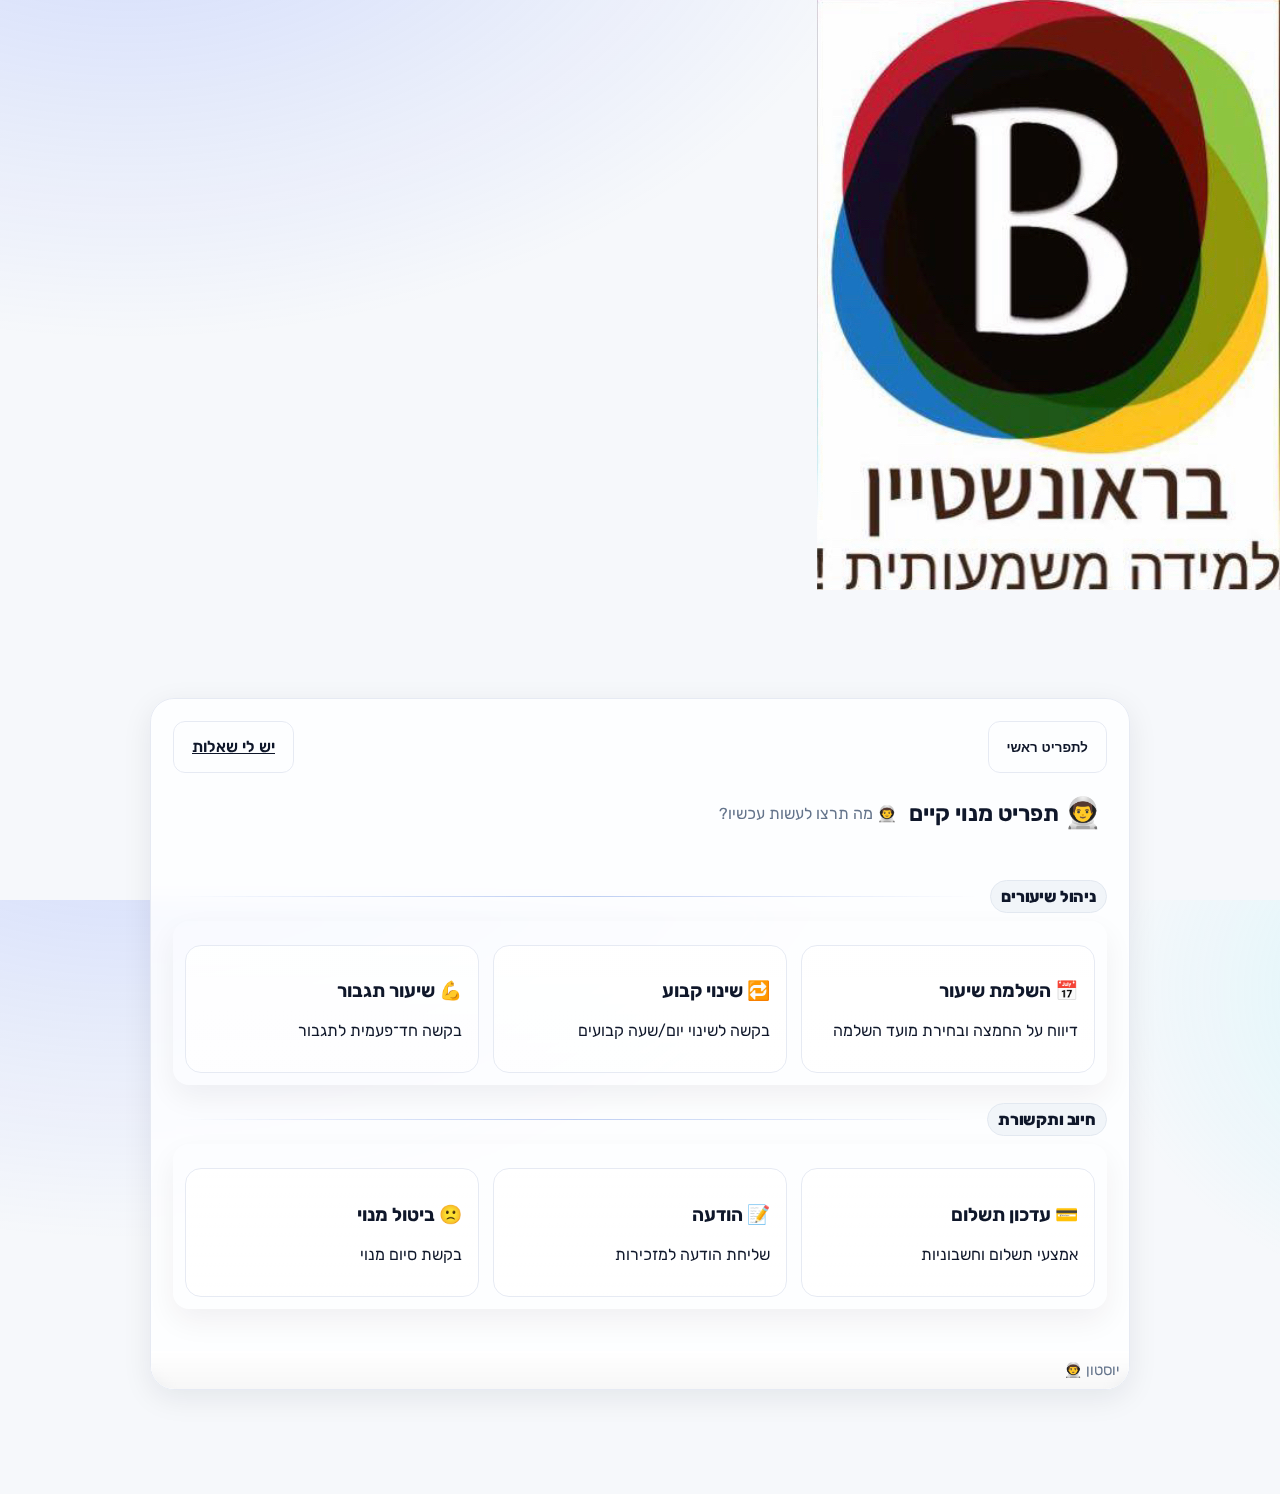
<file: public/branches/branch3/index.html>
<!-- /public/branches/branch3/index.html
     תפריט מנוי קיים – שתי מחלקות מופרדות היטב + Recent + Prefetch -->
<!DOCTYPE html>
<html lang="he" dir="rtl">
<head>
  <meta charset="UTF-8" />
  <meta name="viewport" content="width=device-width, initial-scale=1, viewport-fit=cover" />
  <title>יוסטון 👨‍🚀 – תפריט מנוי קיים</title>
  <meta name="theme-color" content="#5b7cfa" />

  <!-- פונט ועיצוב גלובלי -->
  <link rel="preconnect" href="https://fonts.googleapis.com" />
  <link rel="preconnect" href="https://fonts.gstatic.com" crossorigin />
  <link href="https://fonts.googleapis.com/css2?family=Rubik:wght@400;600;800&display=swap" rel="stylesheet" />
  <link rel="stylesheet" href="../../styles.light.css?v=4.1" />

  <!-- Prefetch למסכים הפנימיים -->
  <link rel="prefetch" href="./makeup.html?v=page1" as="document" />
  <link rel="prefetch" href="./reschedule.html" as="document" />
  <link rel="prefetch" href="./billing.html" as="document" />
  <link rel="prefetch" href="./message.html" as="document" />
  <link rel="prefetch" href="./cancel.html" as="document" />
  <link rel="prefetch" href="../branch1/boost.html" as="document" />

  <!-- מיקרו-סגנון -->
  <style>
    /* הפרדה בין המחלקות */
    .section-head{ display:flex; align-items:center; gap:10px; margin:18px 0 8px }
    .section-head .label{
      font-size:var(--fs-h2); font-weight:800; letter-spacing:-.01em; color:var(--text);
      display:inline-flex; align-items:center; gap:.5ch; padding:6px 10px; border-radius:999px;
      background:var(--chip); border:1px solid var(--chip-brd);
    }
    .section-head .rule{
      flex:1; height:1px;
      background:linear-gradient(90deg, transparent, color-mix(in oklab, var(--brand) 35%, #cbd5e1) 50%, transparent);
      opacity:.7;
    }
    .group-card{
      background:var(--glass-bg); border:1px solid var(--glass-brd); border-radius:16px;
      padding:12px; box-shadow:0 12px 30px rgba(15,23,42,.06);
    }
    .block{ margin-bottom:18px }
    .tile p{ white-space:nowrap; overflow:hidden; text-overflow:ellipsis }

    /* 1) יישור גובה הכפתורים בטופ־בר (אחיד ל-<button> ו-<a>) */
    .topbar .btn{ display:inline-flex; align-items:center; justify-content:center; height:52px; line-height:1; padding:14px 18px }

    /* 2) אימוג׳י מוגדל לצד הכותרת */
    .title-emoji{ font-size:1.35em; line-height:1; margin-inline-start:.25ch; vertical-align:-6% }
  </style>
</head>
<body class="has-toplogo">
  <!-- לוגו מותג קבוע (קובץ: /public/assets/IMG_9789.jpeg) -->
  <a class="toplogo" href="../../index.html" aria-label="בראונשטיין – דף הבית">
    <img src="../../assets/IMG_9789.jpeg" alt="לוגו בראונשטיין" loading="eager" fetchpriority="high">
  </a>

  <main class="wrap">
    <section class="card">
      <header class="head">
        <!-- פס כפתורים עליון -->
        <div class="topbar">
          <div class="right">
            <button class="btn ghost" onclick="location.href='../../index.html'">לתפריט ראשי</button>
          </div>
          <div class="left">
            <a class="btn ghost" href="../../faq.html" target="_blank" rel="noopener">יש לי שאלות</a>
          </div>
        </div>

        <!-- כותרת -->
        <div class="brand" aria-label="תפריט מנוי קיים">
          <h1 class="title"><span class="title-emoji" aria-hidden="true">👨‍🚀</span> תפריט מנוי קיים</h1>
          <p class="subtitle"> 👨‍🚀 מה תרצו לעשות עכשיו?</p>
        </div>
      </header>

      <div class="body" id="area">
        <!-- Recent (מופיע רק אם יש פעילות אחרונה) -->
        <p id="recentAction" class="meta muted" style="margin-top:2px; display:none;"></p>

        <!-- ===== קבוצה: ניהול שיעורים ===== -->
        <div class="block">
          <div class="section-head" aria-hidden="true">
            <span class="label">ניהול שיעורים</span>
            <span class="rule"></span>
          </div>

          <div class="group-card">
            <nav class="grid" aria-label="ניהול שיעורים">
              <a class="tile" href="./makeup.html?v=page1" aria-label="השלמת שיעור" data-action="השלמת שיעור">
                <h3>📅 השלמת שיעור</h3>
                <p>דיווח על החמצה ובחירת מועד השלמה</p>
              </a>

              <a class="tile" href="./reschedule.html" aria-label="שינוי קבוע" data-action="שינוי קבוע">
                <h3>🔁 שינוי קבוע</h3>
                <p>בקשה לשינוי יום/שעה קבועים</p>
              </a>

              <a class="tile" href="../branch1/boost.html" aria-label="שיעור תגבור" data-action="שיעור תגבור">
                <h3>💪 שיעור תגבור</h3>
                <p>בקשה חד־פעמית לתגבור</p>
              </a>
            </nav>
          </div>
        </div>

        <!-- ===== קבוצה: חיוב ותקשורת ===== -->
        <div class="block">
          <div class="section-head" aria-hidden="true">
            <span class="label">חיוב ותקשורת</span>
            <span class="rule"></span>
          </div>

          <div class="group-card">
            <nav class="grid" aria-label="חיוב ותקשורת">
              <a class="tile" href="./billing.html" aria-label="עדכון תשלום" data-action="עדכון תשלום">
                <h3>💳 עדכון תשלום</h3>
                <p>אמצעי תשלום וחשבוניות</p>
              </a>

              <a class="tile" href="./message.html" aria-label="הודעה" data-action="הודעה למזכירות">
                <h3>📝 הודעה</h3>
                <p>שליחת הודעה למזכירות</p>
              </a>

              <a class="tile" href="./cancel.html" aria-label="ביטול מנוי" data-action="ביטול מנוי">
                <h3>🙁 ביטול מנוי</h3>
                <p>בקשת סיום מנוי</p>
              </a>
            </nav>
          </div>
        </div>

        <!-- טיפ חדש -->
        <p class="meta muted" style="margin-top:10px">
          
        </p>
      </div>

      <div class="footerbar" aria-hidden="true">
        <span class="meta muted">יוסטון 👨‍🚀</span>
      </div>
    </section>
  </main>

  <script>
    // Recent: שמירת פעולה אחרונה + הצגה עדינה
    (function(){
      const KEY = 'houston_last_action';
      const container = document.getElementById('recentAction');

      const save = (label, href) => {
        try{ localStorage.setItem(KEY, JSON.stringify({label, href, ts: Date.now()})); }catch(e){}
      };
      document.addEventListener('click', (ev) => {
        const a = ev.target.closest('a[data-action]');
        if (!a) return;
        save(a.getAttribute('data-action') || a.textContent.trim(), a.getAttribute('href'));
      }, {capture:true});

      try{
        const raw = localStorage.getItem(KEY);
        if (raw){
          const {label, href} = JSON.parse(raw);
          container.innerHTML = `המשכת לאחרונה: <a href="${href}" class="badge" aria-label="להמשיך אל ${label}">${label}</a>`;
          container.style.display = '';
        }
      }catch(e){}
    })();
  </script>
</body>
</html>
</file>
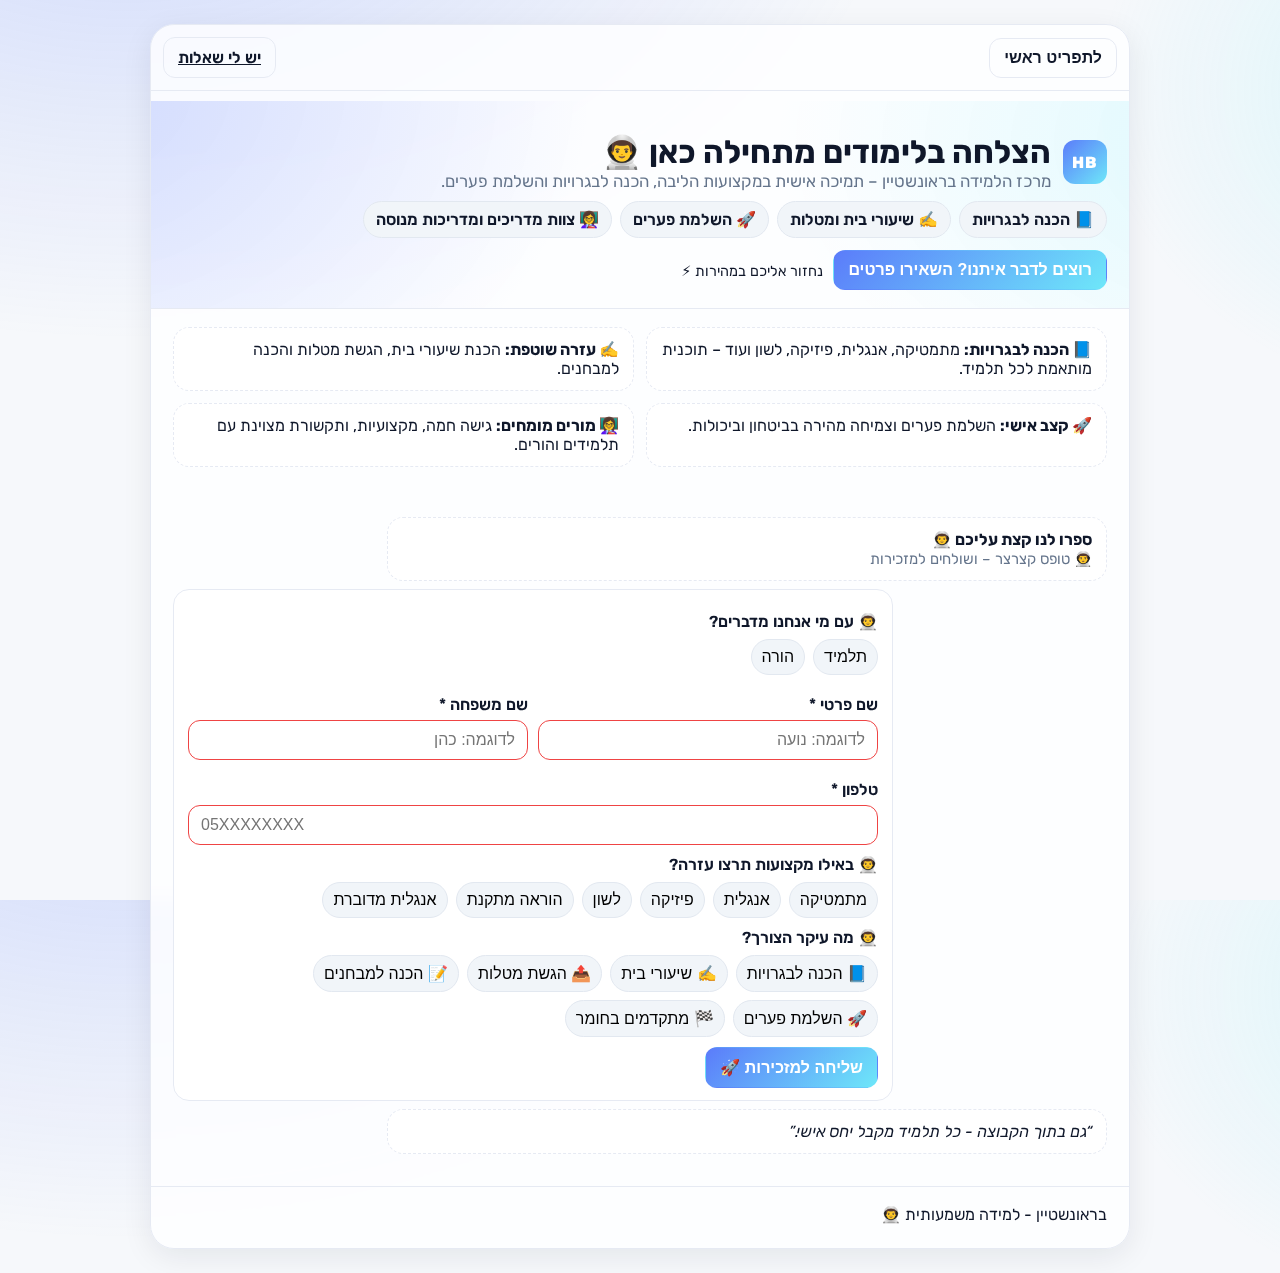
<file: public/branches/info/index.html>
<!-- /public/branches/info/index.html
     דף נחיתה שיווקי + טופס קצר (Info) – שמירה ל-Google Sheets (flow: info)
     ופתיחת אתר ה-WordPress בלשונית חדשה (בטוח ל-iOS).
-->
<!DOCTYPE html>
<html lang="he" dir="rtl">
<head>
  <meta charset="UTF-8" />
  <meta name="viewport" content="width=device-width, initial-scale=1" />
  <title>מרכז הלמידה בראונשטיין 👨‍🚀 – מידע והרשמה</title>
  <meta name="theme-color" content="#5b7cfa" />
  <link rel="preconnect" href="https://fonts.googleapis.com" />
  <link rel="preconnect" href="https://fonts.gstatic.com" crossorigin />
  <link href="https://fonts.googleapis.com/css2?family=Rubik:wght@400;500;700&display=swap" rel="stylesheet" />
  <link rel="stylesheet" href="../../styles.light.css?v=3" />
  <style>
    /* תוספות קלות לעיצוב הנחיתה */
    .hero{
      padding:32px 22px 18px;
      background:
        radial-gradient(1000px 600px at 120% 20%, rgba(110,231,249,.25), transparent 55%),
        radial-gradient(900px 700px at -10% -10%, rgba(91,124,250,.28), transparent 60%);
      border-bottom:1px solid var(--border);
    }
    .hero .title{ font-size:2rem }
    .hero .subtitle{ font-size:1.05rem }
    .badges{ display:flex; gap:8px; flex-wrap:wrap; margin-top:10px }
    .badge{ background:var(--chip); border:1px solid var(--chip-brd); border-radius:999px; padding:8px 12px; font-weight:600 }
    .section{ padding:18px 22px 24px }
    .benefits{ display:grid; gap:12px; grid-template-columns:1fr }
    @media (min-width:720px){ .benefits{ grid-template-columns:1fr 1fr }}
    .benefit{ border:1px dashed var(--border); border-radius:16px; padding:12px 14px; background:#fff }
    @media (prefers-color-scheme: dark){ .benefit{ background:rgba(255,255,255,0.06) } }
    .cta-row{ display:flex; gap:10px; flex-wrap:wrap; align-items:center; margin-top:12px }
    .muted small{ font-size:.9rem }
    .chips .chip{ white-space:nowrap }
    /* למנוע זום־אין ב-iOS בטפסים */
    input, select, textarea, button{ font-size:16px }
  </style>
</head>
<body>
  <main class="wrap">
    <section class="card" style="max-width:980px">

      <!-- טופ־בר -->
      <div class="topbar" style="padding:12px; border-bottom:1px solid var(--border)">
        <div class="right" style="display:flex; gap:8px; align-items:center">
          <button class="btn ghost" onclick="location.href='../../index.html'">לתפריט ראשי</button>
        </div>
        <div class="left" style="display:flex; gap:8px; align-items:center">
          <a class="btn ghost" href="../../faq.html" target="_blank" rel="noopener">יש לי שאלות</a>
        </div>
      </div>

      <!-- Hero -->
      <header class="hero head">
        <div class="brand">
          <div class="logo" aria-hidden="true">HB</div>
          <div>
            <div class="title">הצלחה בלימודים מתחילה כאן 👨‍🚀</div>
            <p class="subtitle">מרכז הלמידה בראונשטיין – תמיכה אישית במקצועות הליבה, הכנה לבגרויות והשלמת פערים.</p>
          </div>
        </div>
        <div class="badges">
          <span class="badge">📘 הכנה לבגרויות</span>
          <span class="badge">✍️ שיעורי בית ומטלות</span>
          <span class="badge">🚀 השלמת פערים</span>
          <span class="badge">👩‍🏫 צוות מדריכים ומדריכות מנוסה</span>
        </div>
        <div class="cta-row">
          <button class="btn primary" onclick="document.getElementById('lead').scrollIntoView({behavior:'smooth'})">רוצים לדבר איתנו? השאירו פרטים</button>
          <span class="muted"><small>נחזור אליכם במהירות ⚡</small></span>
        </div>
      </header>

      <!-- יתרונות -->
      <section class="section">
        <div class="benefits">
          <div class="benefit"><strong>📘 הכנה לבגרויות:</strong> מתמטיקה, אנגלית, פיזיקה, לשון ועוד – תוכנית מותאמת לכל תלמיד.</div>
          <div class="benefit"><strong>✍️ עזרה שוטפת:</strong> הכנת שיעורי בית, הגשת מטלות והכנה למבחנים.</div>
          <div class="benefit"><strong>🚀 קצב אישי:</strong> השלמת פערים וצמיחה מהירה בביטחון וביכולות.</div>
          <div class="benefit"><strong>👩‍🏫 מורים מומחים:</strong> גישה חמה, מקצועיות, ותקשורת מצוינת עם תלמידים והורים.</div>
        </div>
      </section>

      <!-- טופס ליד קצר -->
      <section class="section body" id="lead">
        <div class="bubble bot">
          <strong>ספרו לנו קצת עליכם 👨‍🚀</strong><br/>
          <span class="meta"> 👨‍🚀 טופס קצרצר – ושולחים למזכירות</span>
        </div>

        <form id="infoForm" class="bubble user" novalidate>
          <!-- אני: תלמיד/הורה -->
          <div class="field">
            <label> 👨‍🚀 עם מי אנחנו מדברים?</label>
            <div class="chips" id="chips_role">
              <button type="button" class="chip" data-value="תלמיד" aria-pressed="false">תלמיד</button>
              <button type="button" class="chip" data-value="הורה" aria-pressed="false">הורה</button>
            </div>
          </div>

          <!-- פרטים -->
          <div class="row">
            <div style="flex:1">
              <div class="field">
                <label for="f_firstName">שם פרטי *</label>
                <input id="f_firstName" name="firstName" type="text" placeholder="לדוגמה: נועה" required />
              </div>
            </div>
            <div style="flex:1">
              <div class="field">
                <label for="f_lastName">שם משפחה *</label>
                <input id="f_lastName" name="lastName" type="text" placeholder="לדוגמה: כהן" required />
              </div>
            </div>
          </div>
          <div class="field">
            <label for="f_phone">טלפון *</label>
            <input id="f_phone" name="phone" type="tel" inputmode="numeric" pattern="[0-9]*" placeholder="05XXXXXXXX" required />
          </div>

          <!-- מקצועות מעניינים -->
          <div class="field">
            <label> 👨‍🚀 באילו מקצועות תרצו עזרה?</label>
            <div class="chips" id="chips_subjects">
              <button type="button" class="chip" data-value="מתמטיקה" aria-pressed="false">מתמטיקה</button>
              <button type="button" class="chip" data-value="אנגלית" aria-pressed="false">אנגלית</button>
              <button type="button" class="chip" data-value="פיזיקה" aria-pressed="false">פיזיקה</button>
              <button type="button" class="chip" data-value="לשון" aria-pressed="false">לשון</button>
              <button type="button" class="chip" data-value="הוראה מתקנת" aria-pressed="false">הוראה מתקנת</button>
              <button type="button" class="chip" data-value="אנגלית מדוברת" aria-pressed="false">אנגלית מדוברת</button>
            </div>
          </div>

          <!-- צרכים / מה מחפשים -->
          <div class="field">
            <label> 👨‍🚀 מה עיקר הצורך?</label>
            <div class="chips" id="chips_interests">
              <button type="button" class="chip" data-value="הכנה לבגרויות" aria-pressed="false">📘 הכנה לבגרויות</button>
              <button type="button" class="chip" data-value="שיעורי בית" aria-pressed="false">✍️ שיעורי בית</button>
              <button type="button" class="chip" data-value="הגשת מטלות" aria-pressed="false">📤 הגשת מטלות</button>
              <button type="button" class="chip" data-value="הכנה למבחנים" aria-pressed="false">📝 הכנה למבחנים</button>
              <button type="button" class="chip" data-value="השלמת פערים" aria-pressed="false">🚀 השלמת פערים</button>
              <button type="button" class="chip" data-value="מתקדמים בחומר" aria-pressed="false">🏁 מתקדמים בחומר</button>
            </div>
          </div>

          <div class="row" style="margin-top:8px">
            <button class="btn primary" type="submit" id="sendBtn">שליחה למזכירות 🚀</button>
            <span id="statusBox" class="status" aria-live="polite"></span>
          </div>
        </form>

        <div class="bubble bot">
          <em>“גם בתוך הקבוצה - כל תלמיד מקבל יחס אישי.”</em>
        </div>
      </section>

      <!-- פוטר -->
      <footer class="section muted" style="border-top:1px solid var(--border)">
        בראונשטיין - למידה משמעותית 👨‍🚀
      </footer>
    </section>
  </main>

  <!-- קונפיג API -->
  <script>
    window.APP_CONFIG = {
      SHEET_API_URL: 'https://script.google.com/macros/s/AKfycbxRiJ_uMNpIJru-nNClAi787sA07hQSu7TX4cQEAm3_w3-dO2Hmp39ISxh81SqudA/exec',
      PROJECT: 'Houston'
    };
  </script>

  <!-- chat-core רק בשביל Validators/שליחה (אם קיים) -->
  <script src="../js/chat-core.js?v=3"></script>

  <!-- לוגיקת הדף -->
  <script src="../js/flows/info.js?v=3"></script>
  <script>
    window.addEventListener('DOMContentLoaded', () => window.InfoPage?.init?.());
  </script>
</body>
</html>
</file>
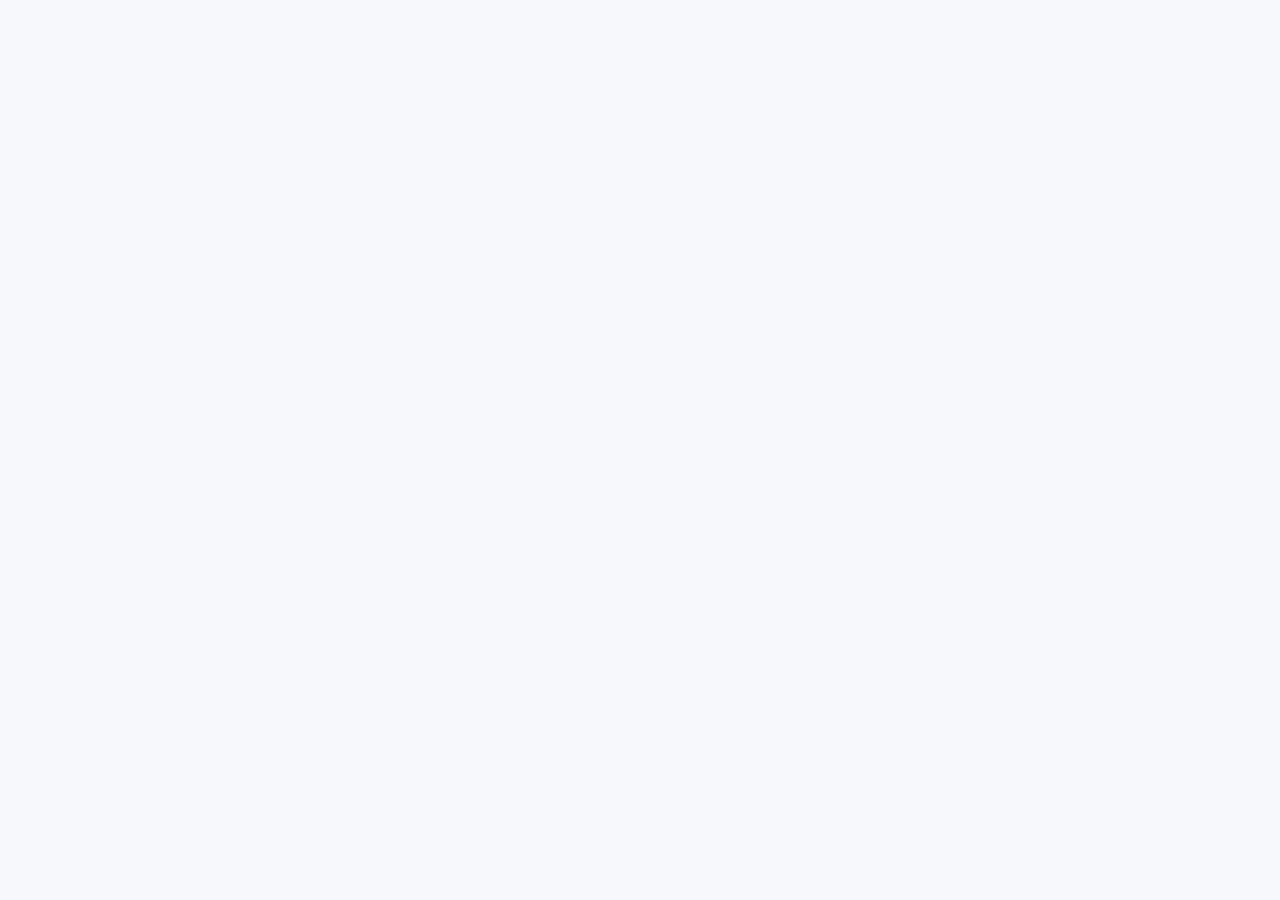
<file: public/lead.html>
<!DOCTYPE html>
<html lang="he" dir="rtl">
<head>
  <meta charset="UTF-8" />
  <meta name="viewport" content="width=device-width, initial-scale=1" />
  <title>יוסטון – השארת פרטים</title>
  <link href="https://fonts.googleapis.com/css2?family=Rubik:wght@400;600&display=swap" rel="stylesheet">
  <meta name="theme-color" content="#2563eb"/>

  <style>
    :root{ --bg:#f7f8fb; --card:#fff; --brd:#e6eaf3; --txt:#0f172a; --muted:#6b7280 }
    *{ box-sizing:border-box }
    body{
      margin:0; font-family:'Rubik',system-ui,-apple-system,Segoe UI,Roboto,Arial,sans-serif;
      background:var(--bg); color:var(--txt);
    }
    .wrap{ max-width:660px; margin:32px auto; padding:0 16px }
    .card{
      background:var(--card); border:1px solid var(--brd); border-radius:16px;
      box-shadow:0 10px 30px rgba(15,23,42,.08); padding:22px;
    }
    h1{ font-size:22px; margin:0 0 12px }
    p.sub{ margin:0 0 18px; color:var(--muted) }

    form{ display:grid; gap:12px }
    label{ font-weight:600; font-size:14px }
    input, select, textarea, button{ font-family:inherit; font-size:16px }
    input, select, textarea{
      width:100%; padding:12px 14px; border:1px solid var(--brd); border-radius:12px; background:#fff;
    }
    textarea{ min-height:96px; resize:vertical }
    .row{ display:grid; gap:12px; grid-template-columns:1fr }
    @media (min-width:560px){ .row{ grid-template-columns:1fr 1fr } }

    .hp{ position:absolute !important; left:-9999px !important; opacity:0 !important; width:1px; height:1px }

    .actions{ display:flex; gap:10px; align-items:center; margin-top:4px }
    button{
      border:0; padding:12px 18px; border-radius:12px; cursor:pointer;
      background:#2563eb; color:#fff; font-weight:600;
      box-shadow:0 8px 16px rgba(37,99,235,.2); transition:.2s;
    }
    button[disabled]{ opacity:.6; cursor:not-allowed; box-shadow:none }
    #msg{ font-size:14px; color:var(--muted) }
    .ok{ color:#0f766e } .err{ color:#b91c1c }
  </style>
</head>
<body>
  <div class="wrap">
    <div class="card">
      <h1>השארת פרטים</h1>
      <p class="sub">ממלאים דקה, ואנחנו חוזרים אליך בהקדם.</p>

      <form id="leadForm" novalidate>
        <div class="row">
          <div>
            <label for="firstName">שם פרטי *</label>
            <input id="firstName" name="firstName" placeholder="לדוגמה: נועה" required />
          </div>
          <div>
            <label for="lastName">שם משפחה</label>
            <input id="lastName" name="lastName" placeholder="אופציונלי" />
          </div>
        </div>

        <div class="row">
          <div>
            <label for="phone">טלפון *</label>
            <input id="phone" name="phone" type="tel" inputmode="tel"
                   placeholder="05XXXXXXXX"
                   pattern="^0\\d{8,9}$"
                   title="מספר ישראלי: מתחיל ב־0 ואורך 9–10 ספרות"
                   required />
          </div>
          <div>
            <label for="subject">מקצוע *</label>
            <select id="subject" name="subject" required>
              <option value="" disabled selected>בחר מקצוע</option>
              <option>מתמטיקה</option>
              <option>אנגלית</option>
              <option>פיזיקה</option>
              <option>שפה</option>
            </select>
          </div>
        </div>

        <div>
          <label for="notes">מה חשוב שנדע?</label>
          <textarea id="notes" name="notes" placeholder="למשל: ימים מועדפים, כיתה, רמת קושי"></textarea>
        </div>

        <!-- Honeypot: לא להסיר/לשנות את השם -->
        <input class="hp" name="website" tabindex="-1" autocomplete="off" />

        <div class="actions">
          <button id="submitBtn" type="submit">שלח</button>
          <div id="msg"></div>
        </div>
      </form>
    </div>
  </div>

  <script>
  // ===== קנפג פה את כתובת ה-Web App וה-origin =====
  const ENDPOINT = 'https://script.google.com/macros/s/AKfycbxRiJ_uMNpIJru-nNClAi787sA07hQSu7TX4cQEAm3_w3-dO2Hmp39ISxh81SqudA/exec';
  const ORIGIN   = location.origin;

  const form = document.getElementById('leadForm');
  const btn  = document.getElementById('submitBtn');
  const msg  = document.getElementById('msg');

  form.addEventListener('submit', async (ev) => {
    ev.preventDefault();

    // ולידציה של HTML
    if (!form.reportValidity()) return;

    btn.disabled = true;
    const prevTxt = btn.textContent;
    btn.textContent = 'שולח...';
    msg.className = ''; msg.textContent = '';

    const data = Object.fromEntries(new FormData(form).entries());
    const url  = ENDPOINT + '?origin=' + encodeURIComponent(ORIGIN);

    try {
      // שולחים כ-text/plain כדי למנוע בקשת preflight (OPTIONS)
      const res  = await fetch(url, {
        method: 'POST',
        headers: { 'Content-Type':'text/plain' },
        body: JSON.stringify(data)
      });

      const text = await res.text();
      let j = {};
      try { j = JSON.parse(text); } catch(_) {}

      if (j.ok) {
        msg.className = 'ok';
        msg.textContent = 'נקלט בהצלחה. מספר תיק: ' + j.caseId;
        form.reset();
      } else {
        const err = j.error || (res.ok ? 'unknown' : ('HTTP ' + res.status));
        msg.className = 'err';
        msg.textContent = 'שגיאה: ' + err;
      }
    } catch (e) {
      msg.className = 'err';
      msg.textContent = 'שגיאת רשת. נסה שוב.';
    } finally {
      btn.disabled = false;
      btn.textContent = prevTxt;
    }
  });
  </script>
</body>
</html>
</file>
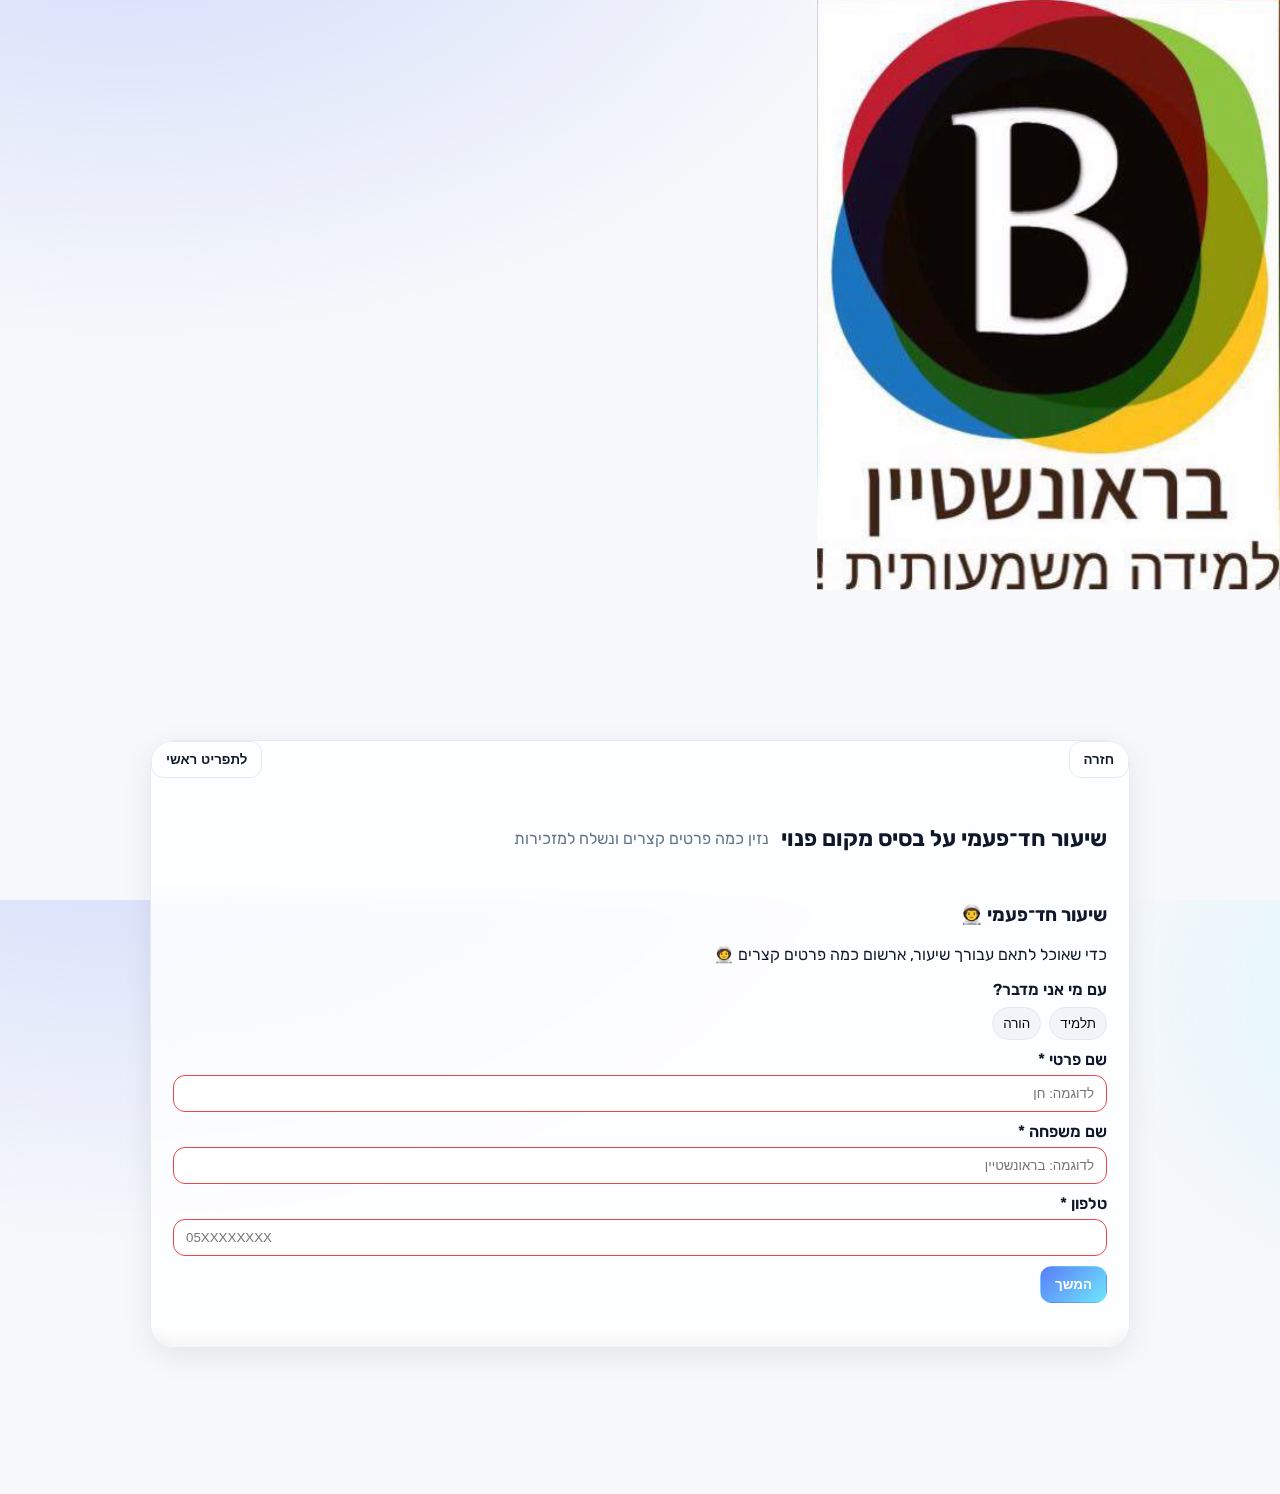
<file: public/branches/branch1/boost-onetime.html>
<!-- /public/branches/branch1/boost-onetime.html
     "שיעור חד־פעמי על בסיס מקום פנוי" – ויזארד רב־שלבי בעיצוב אחיד -->
<!DOCTYPE html>
<html lang="he" dir="rtl">
<head>
  <meta charset="UTF-8" />
  <meta name="viewport" content="width=device-width,initial-scale=1,viewport-fit=cover" />
  <title>יוסטון 👨‍🚀 – שיעור חד־פעמי</title>
  <meta name="theme-color" content="#5b7cfa" />

  <!-- פונט ועיצוב גלובלי -->
  <link rel="preconnect" href="https://fonts.googleapis.com" />
  <link rel="preconnect" href="https://fonts.gstatic.com" crossorigin />
  <link href="https://fonts.googleapis.com/css2?family=Rubik:wght@400;600;800&display=swap" rel="stylesheet" />
  <!-- גרסת העיצוב המאוחדת (מסתירה .logo הישן) -->
  <link rel="stylesheet" href="../../styles.light.css?v=4.1" />
</head>
<body class="has-toplogo">
  <!-- לוגו מותג קבוע (קובץ: /public/assets/IMG_9789.jpeg) -->
  <a class="toplogo" href="../../index.html" aria-label="בראונשטיין – דף הבית">
    <img src="../../assets/IMG_9789.jpeg" alt="לוגו בראונשטיין" loading="eager" fetchpriority="high">
  </a>

  <main class="wrap">
    <section class="card wizard-wrap">
      <!-- טופ־בר (אחיד מול שאר הזרימות) -->
      <div class="topbar">
        <div class="right" style="display:flex;gap:8px;align-items:center">
          <button class="btn" id="backBtn" disabled>חזרה</button>
        </div>
        <div class="left" style="display:flex;gap:8px;align-items:center">
          <button class="btn ghost" onclick="location.href='../../index.html'">לתפריט ראשי</button>
        </div>
      </div>

      <!-- כותרת -->
      <header class="head">
        <div class="brand" aria-label="שיעור חד־פעמי">
          <h1 class="title">שיעור חד־פעמי על בסיס מקום פנוי</h1>
          <p class="subtitle">נזין כמה פרטים קצרים ונשלח למזכירות</p>
        </div>
      </header>

      <!-- תוכן הוויזארד (נטען דינמית) -->
      <div class="wizard-step body" id="step"></div>

      <!-- פוטר סטטוס -->
      <div class="footerbar">
        <span id="statusBox" class="status" aria-live="polite"></span>
      </div>
    </section>
  </main>

  <!-- קונפיג (Webhook + Project) -->
  <script>
    window.APP_CONFIG = {
      SHEET_API_URL: 'https://script.google.com/macros/s/AKfycbxRiJ_uMNpIJru-nNClAi787sA07hQSu7TX4cQEAm3_w3-dO2Hmp39ISxh81SqudA/exec',
      PROJECT: 'Houston'
    };
  </script>

  <!-- ליבה (ולידציה + שליחה) -->
  <script src="../js/chat-core.js?v=3"></script>

  <!-- זרימת שיעור חד־פעמי -->
  <script src="../js/flows/boost-onetime.js?v=2"></script>
  <script>
    window.addEventListener('DOMContentLoaded', () => window.OneTimeWizard?.start?.());
  </script>
</body>
</html>
</file>
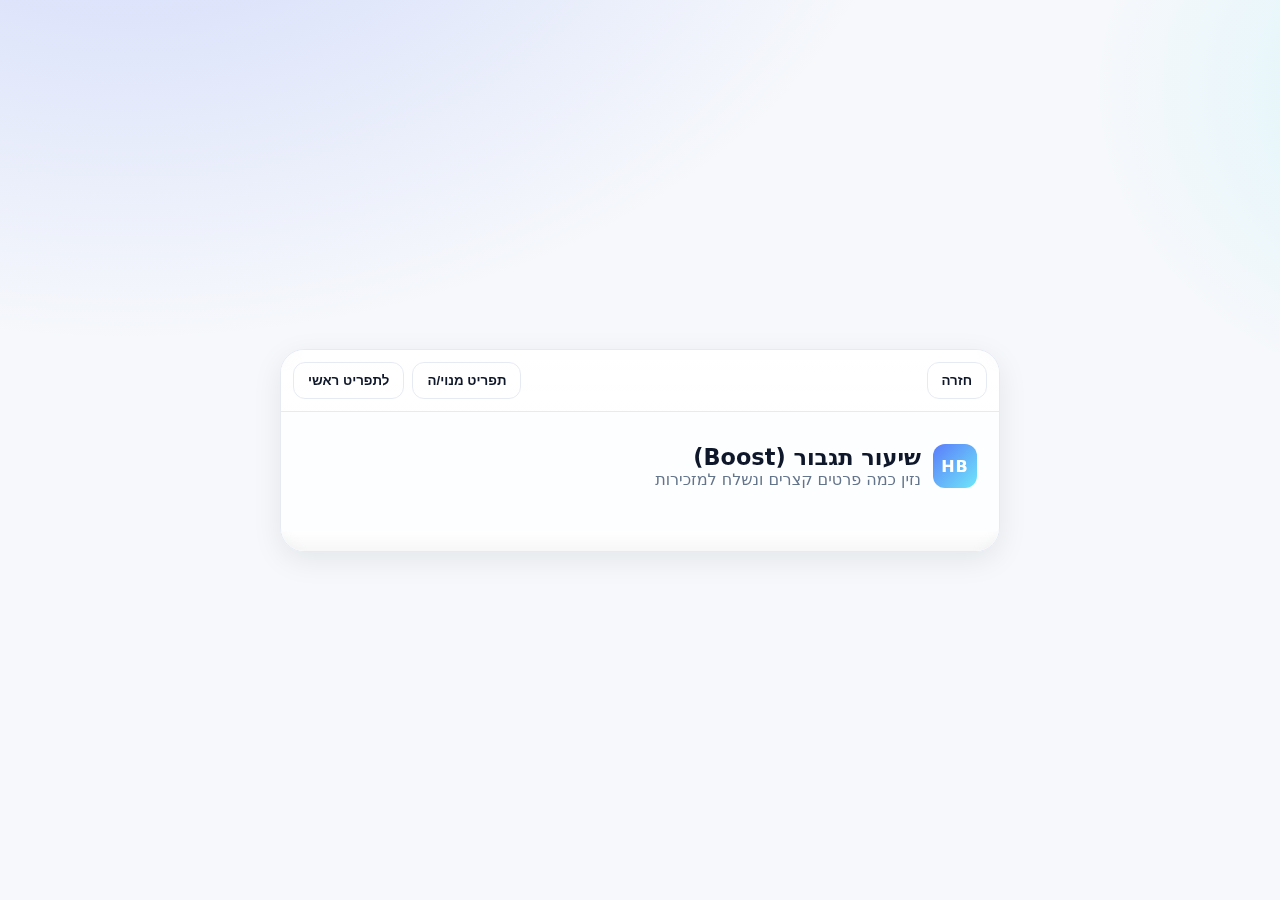
<file: public/branches/branch1/boost.html>
<!-- /public/branches/branch1/boost.html
     דף ויזארד "שיעור תגבור (Boost)" – לכל שלב מסך משלו + כפתור חזרה.
     טוען את chat-core לולידציה/שליחה, ואת הזרימה boost.js. -->
<!DOCTYPE html>
<html lang="he" dir="rtl">
<head>
  <meta charset="UTF-8" />
  <meta name="viewport" content="width=device-width,initial-scale=1" />
  <title>יוסטון 👨‍🚀 – שיעור תגבור (Boost)</title>
  <meta name="theme-color" content="#5b7cfa" />
  <link rel="stylesheet" href="../../styles.light.css?v=2" />
  <style>
    .wizard-wrap{ max-width:720px; margin:0 auto }
    .wizard-step{ padding:18px 22px 24px }
    .wizard-actions{ display:flex; gap:10px; align-items:center; margin-top:12px; flex-wrap:wrap }
    .title-row{ display:flex; align-items:center; justify-content:space-between; gap:10px }
    .slot-list{ display:flex; gap:6px; flex-wrap:wrap; margin-top:6px }
    .chip.del{ cursor:pointer }
    .muted{ color:var(--muted) }
  </style>
</head>
<body>
  <div class="wrap">
    <section class="card wizard-wrap">

      <!-- טופ־בר -->
      <div class="topbar" style="padding:12px;border-bottom:1px solid var(--border);background:linear-gradient(180deg,rgba(255,255,255,.45),rgba(255,255,255,.2));backdrop-filter: blur(6px);display:flex;gap:8px;justify-content:space-between;align-items:center">
        <div class="right" style="display:flex;gap:8px;align-items:center">
          <button class="btn" id="backBtn" disabled>חזרה</button>
        </div>
        <div class="left" style="display:flex;gap:8px;align-items:center">
          <button class="btn ghost" onclick="location.href='../branch3/index.html'">תפריט מנוי/ה</button>
          <button class="btn ghost" onclick="location.href='../../index.html'">לתפריט ראשי</button>
        </div>
      </div>

      <!-- כותרת -->
      <div class="head">
        <div class="brand">
          <div class="logo" aria-hidden="true">HB</div>
          <div>
            <div class="title">שיעור תגבור (Boost)</div>
            <p class="subtitle">נזין כמה פרטים קצרים ונשלח למזכירות</p>
          </div>
        </div>
      </div>

      <!-- תוכן הוויזארד -->
      <div class="wizard-step body" id="step"></div>

      <!-- פוטר סטטוס -->
      <div class="footerbar">
        <span id="statusBox" class="muted" aria-live="polite"></span>
      </div>

    </section>
  </div>

  <!-- קונפיג (Webhook + Project) -->
  <script>
    window.APP_CONFIG = {
      SHEET_API_URL: 'https://script.google.com/macros/s/AKfycbxRiJ_uMNpIJru-nNClAi787sA07hQSu7TX4cQEAm3_w3-dO2Hmp39ISxh81SqudA/exec',
      PROJECT: 'Houston'
    };
  </script>

  <!-- chat-core לולידציה/שליחה -->
  <script src="../js/chat-core.js?v=3"></script>

  <!-- הזרימה עצמה (וויזארד, לא צ'אט) -->
  <script src="../js/flows/boost.js?v=2"></script>
  <script>
    window.addEventListener('DOMContentLoaded', () => window.BoostWizard?.start?.());
  </script>
</body>
</html>
</file>
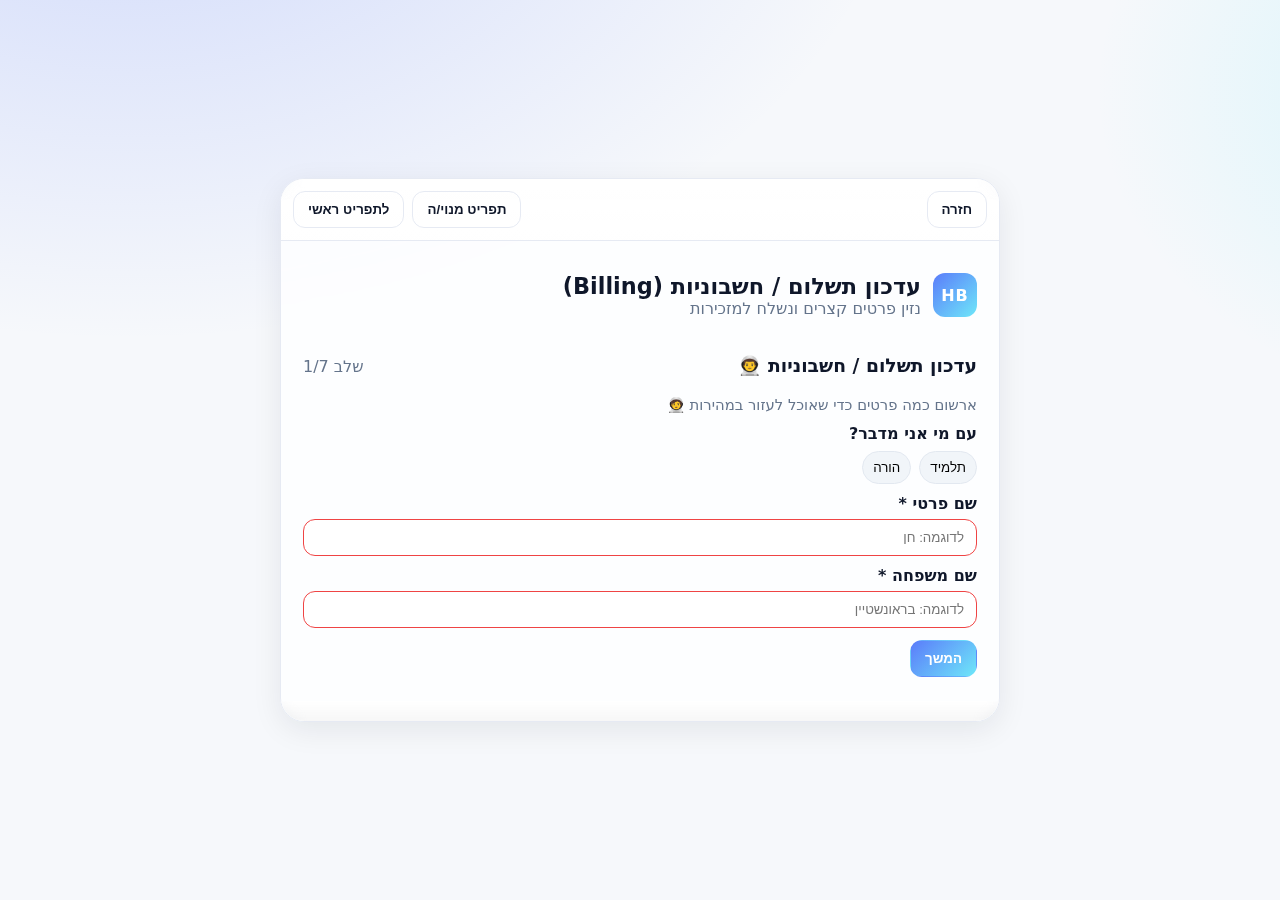
<file: public/branches/branch3/billing.html>
<!-- /public/branches/branch3/billing.html
     נתיב: "Billing – עדכון תשלום / חשבוניות"
     הסבר: דף וויזארד מרובה-מסכים (לא צ'אט) לפי התסריט שסיכמנו: הזדהות → פרטי קשר/תלמיד → מקצוע/מסלול → כיתה/יחידות/מורה → נושא פנייה → הערות → סיכום ושליחה.
     משתמש ב-styles.light.css לעיצוב וב-chat-core.js לוולידציה ושליחה ל-Google Sheets (בקשת POST בתצורת text/plain). הסטטוס נשמר כ"לטיפול". -->
<!DOCTYPE html>
<html lang="he" dir="rtl">
<head>
  <meta charset="UTF-8" />
  <meta name="viewport" content="width=device-width,initial-scale=1" />
  <title>יוסטון 👨‍🚀 – Billing (עדכון תשלום / חשבוניות)</title>
  <meta name="theme-color" content="#5b7cfa" />
  <link rel="stylesheet" href="../../styles.light.css?v=3" />
  <style>
    /* מעטפת וויזארד מינימלית, תואמת למבנה הקיים */
    .wizard-wrap{ max-width:720px; margin:0 auto }
    .wizard-step{ padding:18px 22px 24px }
    .wizard-actions{ display:flex; gap:10px; align-items:center; margin-top:12px; flex-wrap:wrap }
    .title-row{ display:flex; align-items:center; justify-content:space-between; gap:10px }
    .muted{ color:var(--muted) }
  </style>
</head>
<body>
  <div class="wrap">
    <section class="card wizard-wrap">

      <!-- טופ־בר קצר -->
      <div class="topbar" style="padding:12px;border-bottom:1px solid var(--border);background:linear-gradient(180deg,rgba(255,255,255,.45),rgba(255,255,255,.2));backdrop-filter: blur(6px);display:flex;gap:8px;justify-content:space-between;align-items:center">
        <div class="right" style="display:flex;gap:8px;align-items:center">
          <button class="btn" id="backBtn" disabled>חזרה</button>
        </div>
        <div class="left" style="display:flex;gap:8px;align-items:center">
          <button class="btn ghost" onclick="location.href='index.html'">תפריט מנוי/ה</button>
          <button class="btn ghost" onclick="location.href='../../index.html'">לתפריט ראשי</button>
        </div>
      </div>

      <!-- כותרת כללית -->
      <div class="head">
        <div class="brand">
          <div class="logo" aria-hidden="true">HB</div>
          <div>
            <div class="title">עדכון תשלום / חשבוניות (Billing)</div>
            <p class="subtitle">נזין פרטים קצרים ונשלח למזכירות</p>
          </div>
        </div>
      </div>

      <!-- אזור דינמי למסכי הוויזארד -->
      <div class="wizard-step body" id="step"></div>

      <!-- פוטר סטטוס -->
      <div class="footerbar">
        <span id="statusBox" class="status" aria-live="polite"></span>
      </div>

    </section>
  </div>

  <!-- קונפיג כללי (Webhook + Project) -->
  <script>
    window.APP_CONFIG = {
      SHEET_API_URL: 'https://script.google.com/macros/s/AKfycbxRiJ_uMNpIJru-nNClAi787sA07hQSu7TX4cQEAm3_w3-dO2Hmp39ISxh81SqudA/exec',
      PROJECT: 'Houston'
    };
  </script>

  <!-- ליבה כללית: ולידציות + שליחה ל-GAS -->
  <script src="../js/chat-core.js?v=3"></script>

  <!-- הזרימה הספציפית (וויזארד Billing) -->
  <script src="../js/flows/billing.js?v=1"></script>
  <script>
    window.addEventListener('DOMContentLoaded', () => window.BillingWizard?.start?.());
  </script>
</body>
</html>
</file>
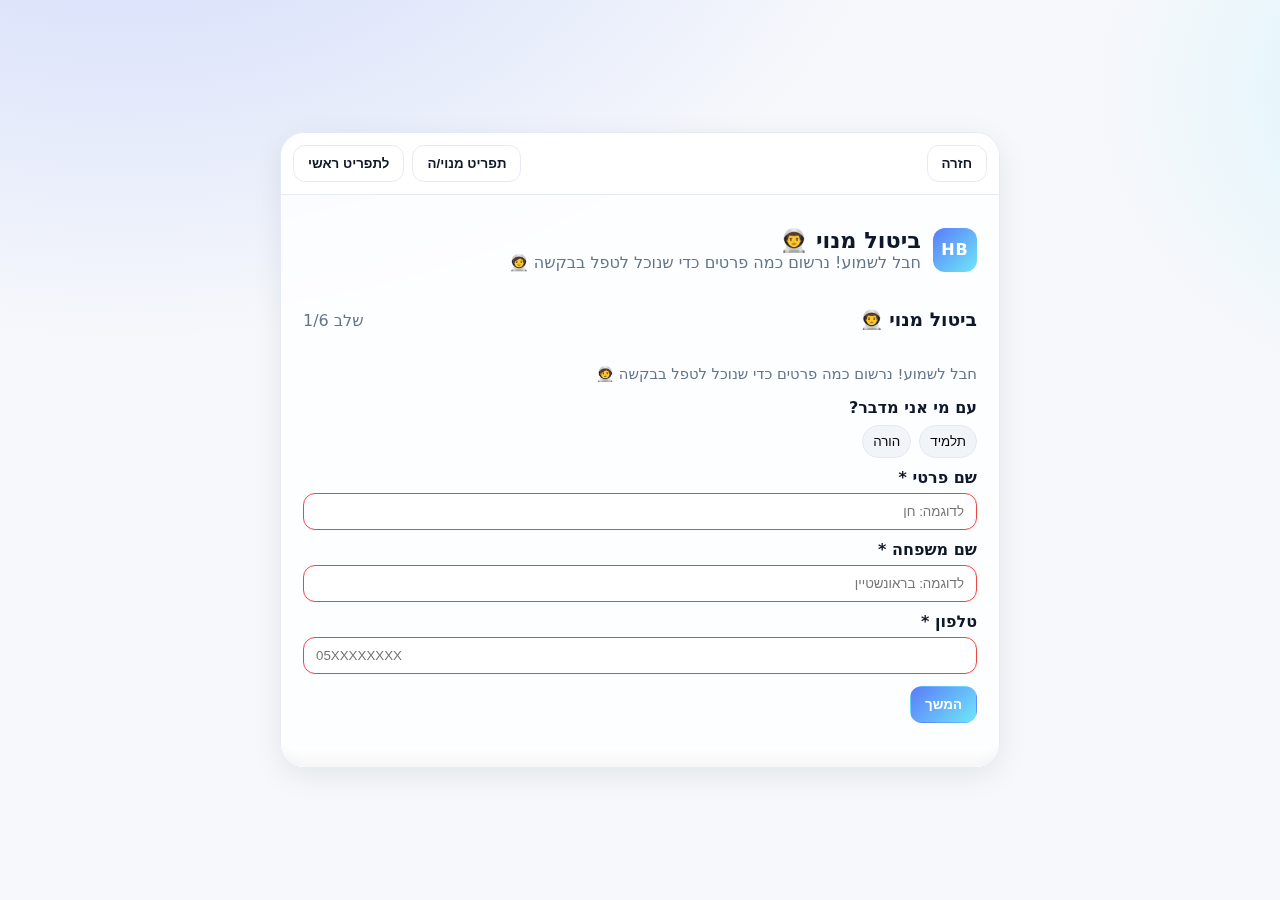
<file: public/branches/branch3/cancel.html>
<!-- /public/branches/branch3/cancel.html
     דף "ביטול מנוי (Cancel)" כוויזארד: לכל שלב מסך משלו + כפתור חזרה.
     משתמש ב-styles.light.css לעיצוב, וב-chat-core.js לוולידציה ושליחה ל-Google Sheets. -->
<!DOCTYPE html>
<html lang="he" dir="rtl">
<head>
  <meta charset="UTF-8" />
  <meta name="viewport" content="width=device-width,initial-scale=1" />
  <title>יוסטון 👨‍🚀 – ביטול מנוי (Cancel)</title>
  <meta name="theme-color" content="#5b7cfa" />
  <link rel="stylesheet" href="../../styles.light.css?v=2" />
  <style>
    /* מיקרו-עיצוב לוויזארד */
    .wizard-wrap{ max-width:720px; margin:0 auto }
    .wizard-step{ padding:18px 22px 24px }
    .wizard-actions{ display:flex; gap:10px; align-items:center; margin-top:12px; flex-wrap:wrap }
    .title-row{ display:flex; align-items:center; justify-content:space-between; gap:10px }
    .muted{ color:var(--muted) }
    .chips .chip[aria-pressed="true"]{ outline:2px solid var(--brand); outline-offset:1px }
  </style>
</head>
<body>
  <div class="wrap">
    <section class="card wizard-wrap">

      <!-- טופ־בר -->
      <div class="topbar" style="padding:12px;border-bottom:1px solid var(--border);background:linear-gradient(180deg,rgba(255,255,255,.45),rgba(255,255,255,.2));backdrop-filter: blur(6px);display:flex;gap:8px;justify-content:space-between;align-items:center">
        <div class="right" style="display:flex;gap:8px;align-items:center">
          <button class="btn" id="backBtn" disabled>חזרה</button>
        </div>
        <div class="left" style="display:flex;gap:8px;align-items:center">
          <button class="btn ghost" onclick="location.href='index.html'">תפריט מנוי/ה</button>
          <button class="btn ghost" onclick="location.href='../../index.html'">לתפריט ראשי</button>
        </div>
      </div>

      <!-- כותרת ראשית -->
      <div class="head">
        <div class="brand">
          <div class="logo" aria-hidden="true">HB</div>
          <div>
            <div class="title">ביטול מנוי 👨‍🚀</div>
            <p class="subtitle">חבל לשמוע! נרשום כמה פרטים כדי שנוכל לטפל בבקשה 🧑‍🚀</p>
          </div>
        </div>
      </div>

      <!-- תוכן הוויזארד -->
      <div class="wizard-step body" id="step"></div>

      <!-- פוטר סטטוס -->
      <div class="footerbar">
        <span id="statusBox" class="muted" aria-live="polite"></span>
      </div>

    </section>
  </div>

  <!-- קונפיג (Webhook + Project) -->
  <script>
    window.APP_CONFIG = {
      SHEET_API_URL: 'https://script.google.com/macros/s/AKfycbxRiJ_uMNpIJru-nNClAi787sA07hQSu7TX4cQEAm3_w3-dO2Hmp39ISxh81SqudA/exec',
      PROJECT: 'Houston'
    };
  </script>

  <!-- ליבה (ולידציה + שליחה) -->
  <script src="../js/chat-core.js?v=3"></script>

  <!-- הזרימה עצמה (וויזארד) -->
  <script src="../js/flows/cancel.js?v=1"></script>
  <script>
    window.addEventListener('DOMContentLoaded', () => window.CancelWizard?.start?.());
  </script>
</body>
</html>
</file>
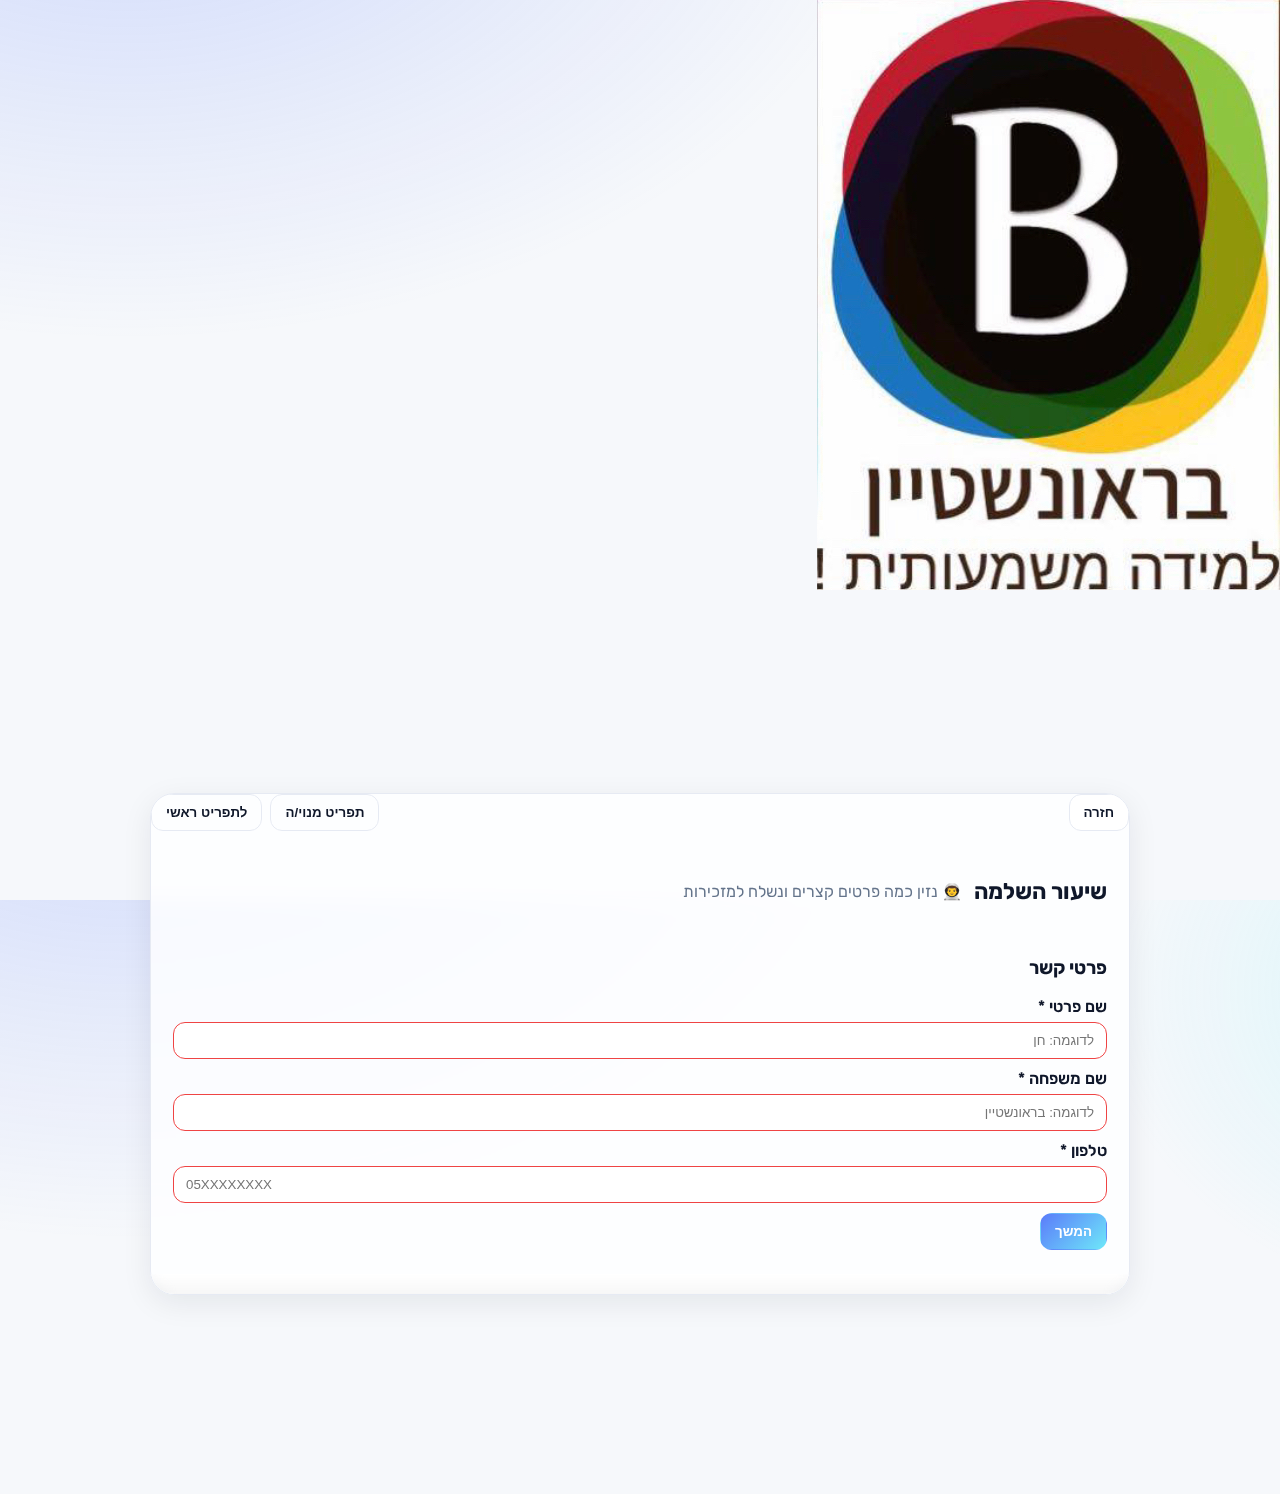
<file: public/branches/branch3/makeup.html>
<!-- /public/branches/branch3/makeup.html
     "שיעור השלמה" – ויזארד רב־שלבי בעיצוב אחיד -->
<!DOCTYPE html>
<html lang="he" dir="rtl">
<head>
  <meta charset="UTF-8" />
  <meta name="viewport" content="width=device-width,initial-scale=1,viewport-fit=cover" />
  <title>יוסטון 👨‍🚀 – שיעור השלמה</title>
  <meta name="theme-color" content="#5b7cfa" />

  <!-- פונט ועיצוב גלובלי -->
  <link rel="preconnect" href="https://fonts.googleapis.com" />
  <link rel="preconnect" href="https://fonts.gstatic.com" crossorigin />
  <link href="https://fonts.googleapis.com/css2?family=Rubik:wght@400;600;800&display=swap" rel="stylesheet" />
  <link rel="stylesheet" href="../../styles.light.css?v=4" />
</head>
<body class="has-toplogo">
  <!-- לוגו מותג קבוע (קובץ: /public/assets/IMG_9789.jpeg) -->
  <a class="toplogo" href="../../index.html" aria-label="בראונשטיין – דף הבית">
    <img src="../../assets/IMG_9789.jpeg" alt="לוגו בראונשטיין" loading="eager" fetchpriority="high">
  </a>

  <main class="wrap">
    <section class="card wizard-wrap">
      <!-- טופ־בר (אחיד מול billing/cancel) -->
      <div class="topbar">
        <div class="right" style="display:flex;gap:8px;align-items:center">
          <button class="btn" id="backBtn" disabled>חזרה</button>
        </div>
        <div class="left" style="display:flex;gap:8px;align-items:center">
          <button class="btn ghost" onclick="location.href='index.html'">תפריט מנוי/ה</button>
          <button class="btn ghost" onclick="location.href='../../index.html'">לתפריט ראשי</button>
        </div>
      </div>

      <!-- כותרת -->
      <header class="head">
        <div class="brand" aria-label="שיעור השלמה">
          <h1 class="title">שיעור השלמה</h1>
          <p class="subtitle"> 👨‍🚀 נזין כמה פרטים קצרים ונשלח למזכירות</p>
        </div>
      </header>

      <!-- תוכן הוויזארד (נטען דינמית) -->
      <div class="wizard-step body" id="step"></div>

      <!-- פוטר סטטוס -->
      <div class="footerbar">
        <span id="statusBox" class="status" aria-live="polite"></span>
      </div>
    </section>
  </main>

  <!-- קונפיג (Webhook + Project) -->
  <script>
    window.APP_CONFIG = {
      SHEET_API_URL: 'https://script.google.com/macros/s/AKfycbxRiJ_uMNpIJru-nNClAi787sA07hQSu7TX4cQEAm3_w3-dO2Hmp39ISxh81SqudA/exec',
      PROJECT: 'Houston'
    };
  </script>

  <!-- ליבה (ולידציה + שליחה) -->
  <script src="../js/chat-core.js?v=3"></script>

  <!-- זרימת שיעור השלמה -->
  <script src="../js/flows/makeup.js?v=3"></script>
  <script>
    window.addEventListener('DOMContentLoaded', () => window.MakeupWizard?.start?.());
  </script>
</body>
</html>
</file>
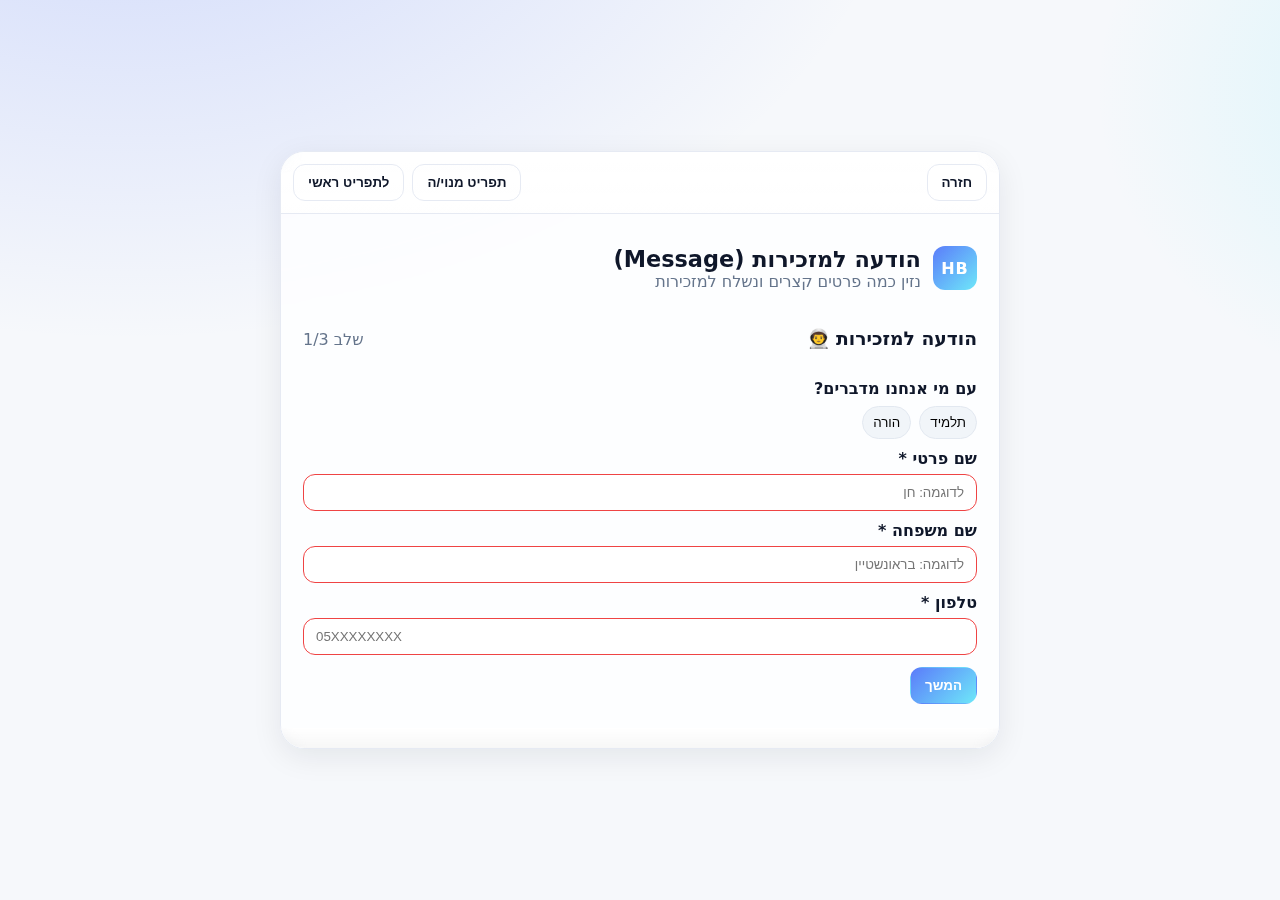
<file: public/branches/branch3/message.html>
<!-- /public/branches/branch3/message.html
     דף "Message – הודעה למזכירות" כוויזארד: לכל שלב מסך משלו + כפתור חזרה.
     משתמש ב-styles.light.css לעיצוב, ו-chat-core.js לולידציה ושליחה ל-Google Sheets. -->
<!DOCTYPE html>
<html lang="he" dir="rtl">
<head>
  <meta charset="UTF-8" />
  <meta name="viewport" content="width=device-width,initial-scale=1" />
  <title>יוסטון 👨‍🚀 – הודעה למזכירות (Message)</title>
  <meta name="theme-color" content="#5b7cfa" />
  <!-- ודא שגרסת ה-CSS המעודכנת מוטענת (עם שיפורי נגישות/טיפוגרפיה) -->
  <link rel="stylesheet" href="../../styles.light.css?v=3" />
  <style>
    .wizard-wrap{ max-width:720px; margin:0 auto }
    .wizard-step{ padding:18px 22px 24px }
    .wizard-actions{ display:flex; gap:10px; align-items:center; margin-top:12px; flex-wrap:wrap }
    .title-row{ display:flex; align-items:center; justify-content:space-between; gap:10px }
    .muted{ color:var(--muted) }
    .chips{ margin-top:8px }
  </style>
</head>
<body>
  <div class="wrap">
    <section class="card wizard-wrap">

      <!-- טופ־בר -->
      <div class="topbar" style="padding:12px;border-bottom:1px solid var(--border);background:linear-gradient(180deg,rgba(255,255,255,.45),rgba(255,255,255,.2));backdrop-filter: blur(6px);display:flex;gap:8px;justify-content:space-between;align-items:center">
        <div class="right" style="display:flex;gap:8px;align-items:center">
          <button class="btn" id="backBtn" disabled>חזרה</button>
        </div>
        <div class="left" style="display:flex;gap:8px;align-items:center">
          <button class="btn ghost" onclick="location.href='index.html'">תפריט מנוי/ה</button>
          <button class="btn ghost" onclick="location.href='../../index.html'">לתפריט ראשי</button>
        </div>
      </div>

      <!-- כותרת דף -->
      <div class="head">
        <div class="brand">
          <div class="logo" aria-hidden="true">HB</div>
          <div>
            <div class="title">הודעה למזכירות (Message)</div>
            <p class="subtitle">נזין כמה פרטים קצרים ונשלח למזכירות</p>
          </div>
        </div>
      </div>

      <!-- תוכן הוויזארד -->
      <div class="wizard-step body" id="step"></div>

      <!-- פוטר סטטוס -->
      <div class="footerbar">
        <span id="statusBox" class="status" aria-live="polite"></span>
      </div>

    </section>
  </div>

  <!-- קונפיג (Webhook + Project) -->
  <script>
    window.APP_CONFIG = {
      SHEET_API_URL: 'https://script.google.com/macros/s/AKfycbxRiJ_uMNpIJru-nNClAi787sA07hQSu7TX4cQEAm3_w3-dO2Hmp39ISxh81SqudA/exec',
      PROJECT: 'Houston'
    };
  </script>

  <!-- ליבת עזר (ולידציה + שליחה) -->
  <script src="../js/chat-core.js?v=3"></script>

  <!-- הזרימה עצמה -->
  <script src="../js/flows/message.js?v=1"></script>
  <script>
    window.addEventListener('DOMContentLoaded', () => window.MessageWizard?.start?.());
  </script>
</body>
</html>
</file>
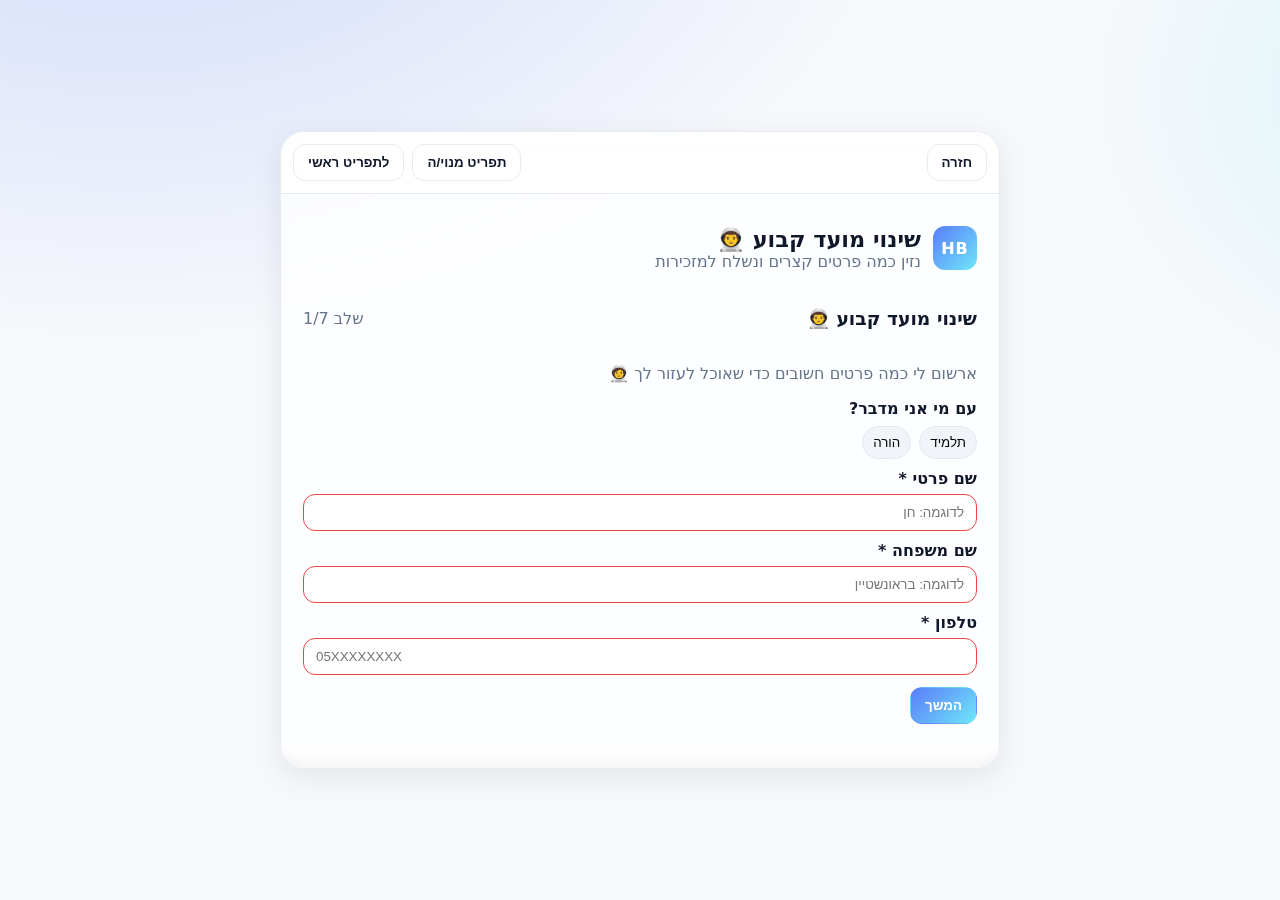
<file: public/branches/branch3/reschedule.html>
<!-- /public/branches/branch3/reschedule.html
     דף "שינוי מועד קבוע (Reschedule)" כוויזארד רב-שלבי (ללא צ'אט).
     משתמש ב-styles.light.css לעיצוב, וב-chat-core.js רק לולידציה ושליחה אל Google Sheets. -->
<!DOCTYPE html>
<html lang="he" dir="rtl">
<head>
  <meta charset="UTF-8" />
  <meta name="viewport" content="width=device-width,initial-scale=1" />
  <title>יוסטון 👨‍🚀 – שינוי מועד קבוע (Reschedule)</title>
  <meta name="theme-color" content="#5b7cfa" />
  <link rel="stylesheet" href="../../styles.light.css?v=2" />
  <style>
    /* מיקרו-עיצוב למסכי הוויזארד */
    .wizard-wrap{ max-width:720px; margin:0 auto }
    .wizard-step{ padding:18px 22px 24px }
    .wizard-actions{ display:flex; gap:10px; align-items:center; margin-top:12px; flex-wrap:wrap }
    .title-row{ display:flex; align-items:center; justify-content:space-between; gap:10px }
    .slot-list{ display:flex; gap:6px; flex-wrap:wrap; margin-top:6px }
    .chip.del{ cursor:pointer }
    .muted{ color:var(--muted) }
  </style>
</head>
<body>
  <div class="wrap">
    <section class="card wizard-wrap">

      <!-- טופ־בר -->
      <div class="topbar" style="padding:12px;border-bottom:1px solid var(--border);background:linear-gradient(180deg,rgba(255,255,255,.45),rgba(255,255,255,.2));backdrop-filter: blur(6px);display:flex;gap:8px;justify-content:space-between;align-items:center">
        <div class="right" style="display:flex;gap:8px;align-items:center">
          <button class="btn" id="backBtn" disabled>חזרה</button>
        </div>
        <div class="left" style="display:flex;gap:8px;align-items:center">
          <button class="btn ghost" onclick="location.href='index.html'">תפריט מנוי/ה</button>
          <button class="btn ghost" onclick="location.href='../../index.html'">לתפריט ראשי</button>
        </div>
      </div>

      <!-- כותרת -->
      <div class="head">
        <div class="brand">
          <div class="logo" aria-hidden="true">HB</div>
          <div>
            <div class="title">שינוי מועד קבוע 👨‍🚀</div>
            <p class="subtitle">נזין כמה פרטים קצרים ונשלח למזכירות</p>
          </div>
        </div>
      </div>

      <!-- תוכן הוויזארד -->
      <div class="wizard-step body" id="step"></div>

      <!-- פוטר סטטוס -->
      <div class="footerbar">
        <span id="statusBox" class="muted" aria-live="polite"></span>
      </div>

    </section>
  </div>

  <!-- קונפיג (Webhook + Project) -->
  <script>
    window.APP_CONFIG = {
      SHEET_API_URL: 'https://script.google.com/macros/s/AKfycbxRiJ_uMNpIJru-nNClAi787sA07hQSu7TX4cQEAm3_w3-dO2Hmp39ISxh81SqudA/exec',
      PROJECT: 'Houston'
    };
  </script>

  <!-- נטען את chat-core בשביל ולידציה ושליחה בלבד -->
  <script src="../js/chat-core.js?v=3"></script>

  <!-- הזרימה עצמה (וויזארד, לא צ'אט) -->
  <script src="../js/flows/reschedule.js?v=1"></script>
  <script>
    // הפעלה
    window.addEventListener('DOMContentLoaded', () => window.RescheduleWizard?.start?.());
  </script>
</body>
</html>
</file>
<file: public/styles.light.css>
/* /styles.light.css
   עיצוב גלובלי לשנת 2025: RTL, רספונסיבי, dark mode, glassmorphism.
   קובץ יחיד לכל העמודים (index/lead/thanks). כולל שיפורי נגישות ופוקוס. */

:root{
  --bg:#f6f8fb;
  --card:rgba(255,255,255,0.8);
  --glass:blur(10px) saturate(120%);
  --border:#e6eaf3;
  --text:#0f172a;
  --muted:#64748b;
  --brand:#5b7cfa;
  --brand-2:#6ee7f9;
  --success:#16a34a;
  --danger:#ef4444;
  --chip:#f1f5f9;
  --chip-brd:#e2e8f0;
  --shadow:0 8px 30px rgba(15,23,42,0.08);
  --radius:16px;
  --gap:14px;
}
@media (prefers-color-scheme: dark){
  :root{
    --bg:#0b1220; --card:rgba(17,24,39,0.7); --border:#1f2937;
    --text:#e5e7eb; --muted:#94a3b8;
    --chip:#111827; --chip-brd:#1f2937;
    --shadow:0 10px 40px rgba(0,0,0,0.5);
  }
}

*{ box-sizing:border-box }
html,body{ height:100% }
body{
  margin:0;
  font-family:"Rubik",system-ui,Segoe UI,Arial,sans-serif;
  background:
    radial-gradient(1200px 800px at 10% -20%, rgba(91,124,250,.25), transparent 65%),
    radial-gradient(800px 600px at 120% 10%, rgba(110,231,249,.25), transparent 55%),
    var(--bg);
  color:var(--text);
}

.wrap{ min-height:100dvh; display:grid; place-items:center; padding:24px }
.card{
  width:min(980px,100%);
  background:var(--card);
  -webkit-backdrop-filter:var(--glass); backdrop-filter:var(--glass);
  border:1px solid var(--border); border-radius:24px; box-shadow:var(--shadow);
  overflow:hidden;
}
.head{ padding:22px 22px 0 }
.brand{ display:flex; align-items:center; gap:12px; flex-wrap:wrap }
.logo{
  width:44px; height:44px; border-radius:12px; display:grid; place-items:center;
  background:linear-gradient(135deg,var(--brand),var(--brand-2)); color:#fff; font-weight:800; letter-spacing:1px;
}
.title{ font-size:1.4rem; font-weight:700 }
.subtitle{ margin:0; color:var(--muted) }
.body{ padding:18px 22px 24px }

.bubble{
  max-width:720px; padding:12px 14px; border-radius:16px;
  border:1px solid var(--border); background:#fff; margin:8px 0;
}
@media (prefers-color-scheme: dark){ .bubble{ background:rgba(255,255,255,0.06) } }
.bubble.bot{ border-style:dashed }
.bubble.user{ margin-inline-start:auto }

.grid{ margin-top:12px; display:grid; gap:var(--gap); grid-template-columns:1fr }
@media (min-width:720px){ .grid{ grid-template-columns:1fr 1fr 1fr } }
.tile{
  display:block; text-decoration:none; color:inherit;
  background:linear-gradient(180deg, rgba(255,255,255,.85), rgba(255,255,255,.6));
  border:1px solid var(--border); border-radius:16px; padding:16px;
  transition:transform .15s ease, box-shadow .15s ease;
}
@media (prefers-color-scheme: dark){
  .tile{ background:linear-gradient(180deg, rgba(255,255,255,.08), rgba(255,255,255,.04)) }
}
.tile:hover,.tile:focus-visible{ outline:none; transform:translateY(-2px); box-shadow:0 10px 30px rgba(0,0,0,.08) }

.row{ display:flex; gap:10px; align-items:center; flex-wrap:wrap }
.btn{
  appearance:none; border:1px solid var(--border); background:#fff; color:var(--text);
  padding:10px 14px; border-radius:12px; font-weight:600; cursor:pointer;
}
@media (prefers-color-scheme: dark){ .btn{ background:rgba(255,255,255,0.06) } }
.btn.primary{ background:linear-gradient(135deg,var(--brand),var(--brand-2)); color:#fff; border-color:transparent }
.btn.ghost{ background:transparent }

.chips{ display:flex; gap:8px; flex-wrap:wrap; margin-top:8px }
.chip{
  padding:8px 10px; border-radius:999px; background:var(--chip);
  border:1px solid var(--chip-brd); cursor:pointer; user-select:none;
}
.chip[aria-pressed="true"]{ outline:2px solid var(--brand); outline-offset:1px }

.field{ margin:10px 0 }
label{ display:block; font-weight:600; margin-bottom:6px }
input,select,textarea{
  width:100%; padding:10px 12px; border-radius:12px;
  border:1px solid var(--border); background:#fff; color:var(--text);
}
@media (prefers-color-scheme: dark){ input,select,textarea{ background:rgba(255,255,255,0.06) } }
input[type="date"],input[type="time"]{ padding:8px 10px }

.meta{ color:var(--muted); font-size:.925rem }
.footerbar{
  position:sticky; bottom:0; inset-inline:0; display:flex; gap:10px; padding:10px;
  background:linear-gradient(180deg, transparent, rgba(0,0,0,.03)); backdrop-filter:blur(6px);
}
.notice.success{ color:var(--success) }
.notice.danger{ color:var(--danger) }
.topbar{ display:flex; justify-content:space-between; gap:10px; margin-bottom:10px }

/* --- שיפורי UX/נגישות לטפסים (תוספת) --- */
input:focus,select:focus,textarea:focus{
  outline:none; box-shadow:0 0 0 4px color-mix(in oklab, var(--brand) 25%, transparent);
  border-color: color-mix(in oklab, var(--brand) 60%, var(--border));
}
input:invalid,select:invalid,textarea:invalid{ border-color:#ef4444 }
.status{ font-size:.95rem; color:var(--muted) }
.status.ok{ color:var(--success) }
.status.err{ color:var(--danger) }
.badge{
  display:inline-block; padding:8px 12px; border-radius:999px;
  background:var(--chip); border:1px solid var(--chip-brd); font-weight:700;
}
</file>
